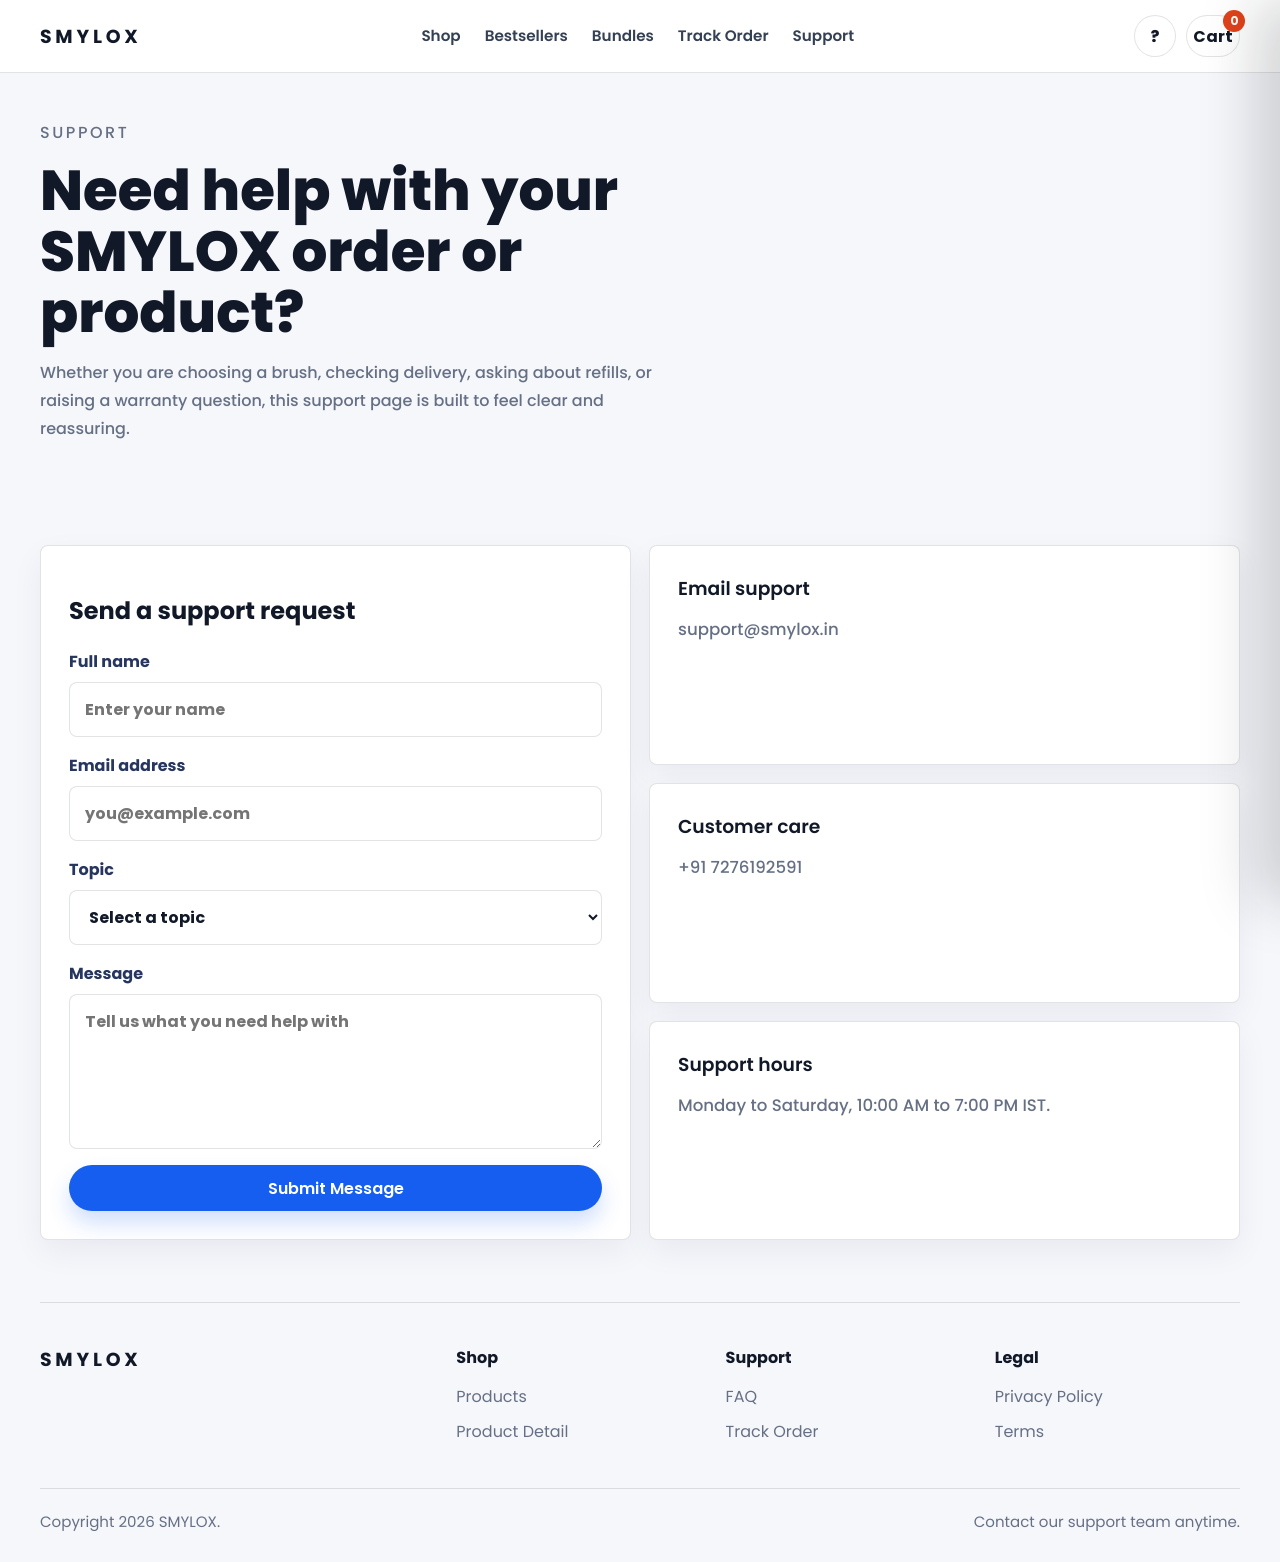
<file: contact.html>
<!DOCTYPE html>
<html lang="en">
<head>
  <meta charset="UTF-8" />
  <meta name="viewport" content="width=device-width, initial-scale=1.0" />
  <title>Contact Us | SMYLOX</title>
  <link rel="stylesheet" href="assets/css/style.css" />
</head>
<body>
  <header class="site-header">
    <div class="page-wrapper site-nav">
      <a class="logo" href="index.html">SMYLOX</a>
      <nav class="nav-links">
        <a href="shop.html">Shop</a>
        <a href="index.html#bestsellers">Bestsellers</a>
        <a href="index.html#bundles">Bundles</a>
        <a href="track-order.html">Track Order</a>
        <a href="contact.html">Support</a>
      </nav>
      <div class="nav-actions">
        <a class="nav-icon-link" href="faq.html" aria-label="Help">?</a>
        <button class="cart-button" type="button" data-open-cart aria-label="Open cart">Cart <span data-cart-count>0</span></button>
        <button class="menu-toggle" type="button" aria-label="Toggle navigation" aria-expanded="false">Menu</button>
      </div>
    </div>
  </header>

  <main class="page-wrapper">
    <section class="page-hero">
      <p class="eyebrow">Support</p>
      <h1>Need help with your SMYLOX order or product?</h1>
      <p>Whether you are choosing a brush, checking delivery, asking about refills, or raising a warranty question, this support page is built to feel clear and reassuring.</p>
    </section>

    <section>
      <div class="comparison-grid">
        <div class="form-card">
          <h2>Send a support request</h2>
          <form class="form-grid" data-contact-form>
            <label class="field">Full name<input type="text" placeholder="Enter your name" required /></label>
            <label class="field">Email address<input type="email" placeholder="you@example.com" required /></label>
            <label class="field">Topic<select required><option value="">Select a topic</option><option>Order support</option><option>Product question</option><option>Warranty claim</option><option>Returns and refunds</option></select></label>
            <label class="field">Message<textarea rows="5" placeholder="Tell us what you need help with" required></textarea></label>
            <button class="cta-button" type="submit">Submit Message</button>
          </form>
        </div>
        <div class="benefit-grid" style="grid-template-columns:1fr;">
          <article class="benefit-card"><h3>Email support</h3><p>support@smylox.in</p></article>
          <article class="benefit-card"><h3>Customer care</h3><p>+91 7276192591</p></article>
          <article class="benefit-card"><h3>Support hours</h3><p>Monday to Saturday, 10:00 AM to 7:00 PM IST.</p></article>
        </div>
      </div>
    </section>
  </main>

  <footer class="page-wrapper site-footer">
    <div class="footer-grid">
      <div><a class="logo" href="index.html">SMYLOX</a></div>
      <div><h4>Shop</h4><a class="footer-link" href="shop.html">Products</a><a class="footer-link" href="product-page.html">Product Detail</a></div>
      <div><h4>Support</h4><a class="footer-link" href="faq.html">FAQ</a><a class="footer-link" href="track-order.html">Track Order</a></div>
      <div><h4>Legal</h4><a class="footer-link" href="privacy-policy.html">Privacy Policy</a><a class="footer-link" href="terms-conditions.html">Terms</a></div>
    </div>
    <div class="footer-bottom"><span>Copyright 2026 SMYLOX.</span><span>Contact our support team anytime.</span></div>
  </footer>

  <script src="assets/js/main.js"></script>
</body>
</html>
</file>
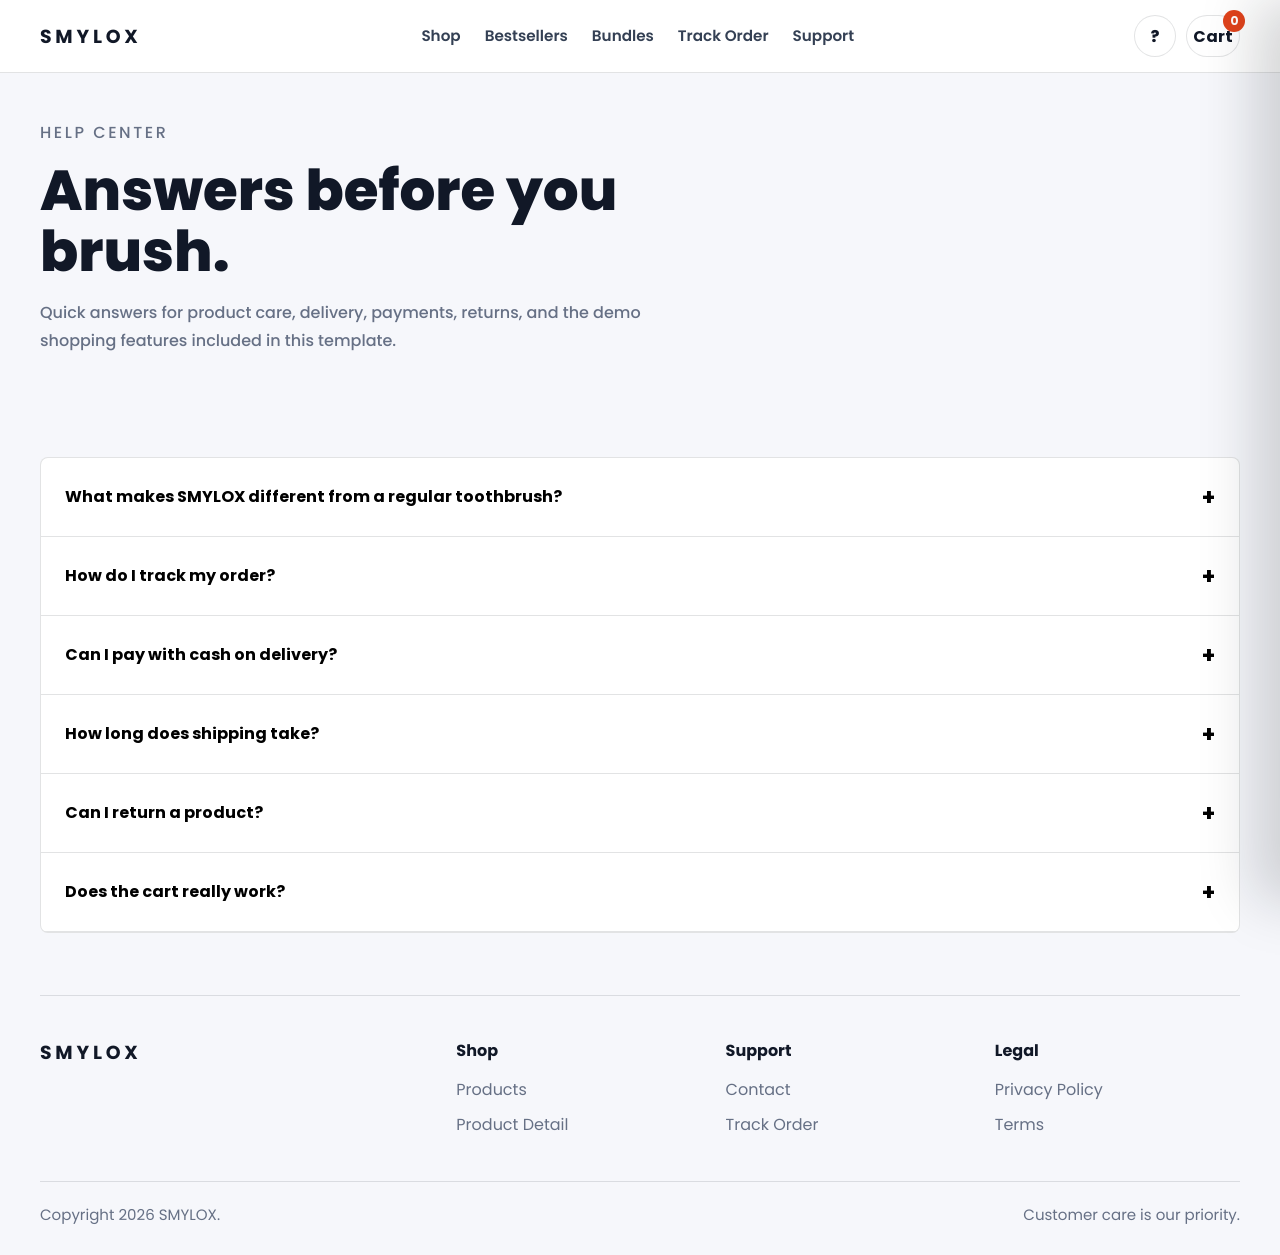
<file: faq.html>
<!DOCTYPE html>
<html lang="en">
<head>
  <meta charset="UTF-8" />
  <meta name="viewport" content="width=device-width, initial-scale=1.0" />
  <title>FAQ | SMYLOX</title>
  <link rel="stylesheet" href="assets/css/style.css" />
</head>
<body>
  <header class="site-header">
    <div class="page-wrapper site-nav">
      <a class="logo" href="index.html">SMYLOX</a>
      <nav class="nav-links">
        <a href="shop.html">Shop</a>
        <a href="index.html#bestsellers">Bestsellers</a>
        <a href="index.html#bundles">Bundles</a>
        <a href="track-order.html">Track Order</a>
        <a href="contact.html">Support</a>
      </nav>
      <div class="nav-actions">
        <a class="nav-icon-link" href="faq.html" aria-label="Help">?</a>
        <button class="cart-button" type="button" data-open-cart aria-label="Open cart">Cart <span data-cart-count>0</span></button>
        <button class="menu-toggle" type="button" aria-label="Toggle navigation" aria-expanded="false">Menu</button>
      </div>
    </div>
  </header>

  <main class="page-wrapper">
    <section class="page-hero">
      <p class="eyebrow">Help center</p>
      <h1>Answers before you brush.</h1>
      <p>Quick answers for product care, delivery, payments, returns, and the demo shopping features included in this template.</p>
    </section>

    <section>
      <div class="accordion">
        <button class="accordion-button" aria-expanded="false">What makes SMYLOX different from a regular toothbrush?</button>
        <div class="accordion-panel"><p>SMYLOX highlights sonic movement, timing support, waterproof practicality, and a premium reusable brushing experience.</p></div>
        <button class="accordion-button" aria-expanded="false">How do I track my order?</button>
        <div class="accordion-panel"><p>Use the Track Order page and enter your order number. Demo checkout orders are remembered locally in your browser.</p></div>
        <button class="accordion-button" aria-expanded="false">Can I pay with cash on delivery?</button>
        <div class="accordion-panel"><p>Yes, COD can be listed as an available option for eligible orders in supported regions.</p></div>
        <button class="accordion-button" aria-expanded="false">How long does shipping take?</button>
        <div class="accordion-panel"><p>Standard delivery is 2-5 business days across most locations in India.</p></div>
        <button class="accordion-button" aria-expanded="false">Can I return a product?</button>
        <div class="accordion-panel"><p>Refund requests can be placed within 14 days of delivery, subject to product condition and policy review.</p></div>
        <button class="accordion-button" aria-expanded="false">Does the cart really work?</button>
        <div class="accordion-panel"><p>Yes. The template saves cart items in the browser, updates quantities, calculates subtotal, and creates a demo order ID at checkout.</p></div>
      </div>
    </section>
  </main>

  <footer class="page-wrapper site-footer">
    <div class="footer-grid">
      <div><a class="logo" href="index.html">SMYLOX</a></div>
      <div><h4>Shop</h4><a class="footer-link" href="shop.html">Products</a><a class="footer-link" href="product-page.html">Product Detail</a></div>
      <div><h4>Support</h4><a class="footer-link" href="contact.html">Contact</a><a class="footer-link" href="track-order.html">Track Order</a></div>
      <div><h4>Legal</h4><a class="footer-link" href="privacy-policy.html">Privacy Policy</a><a class="footer-link" href="terms-conditions.html">Terms</a></div>
    </div>
    <div class="footer-bottom"><span>Copyright 2026 SMYLOX.</span><span>Customer care is our priority.</span></div>
  </footer>

  <script src="assets/js/main.js"></script>
</body>
</html>
</file>
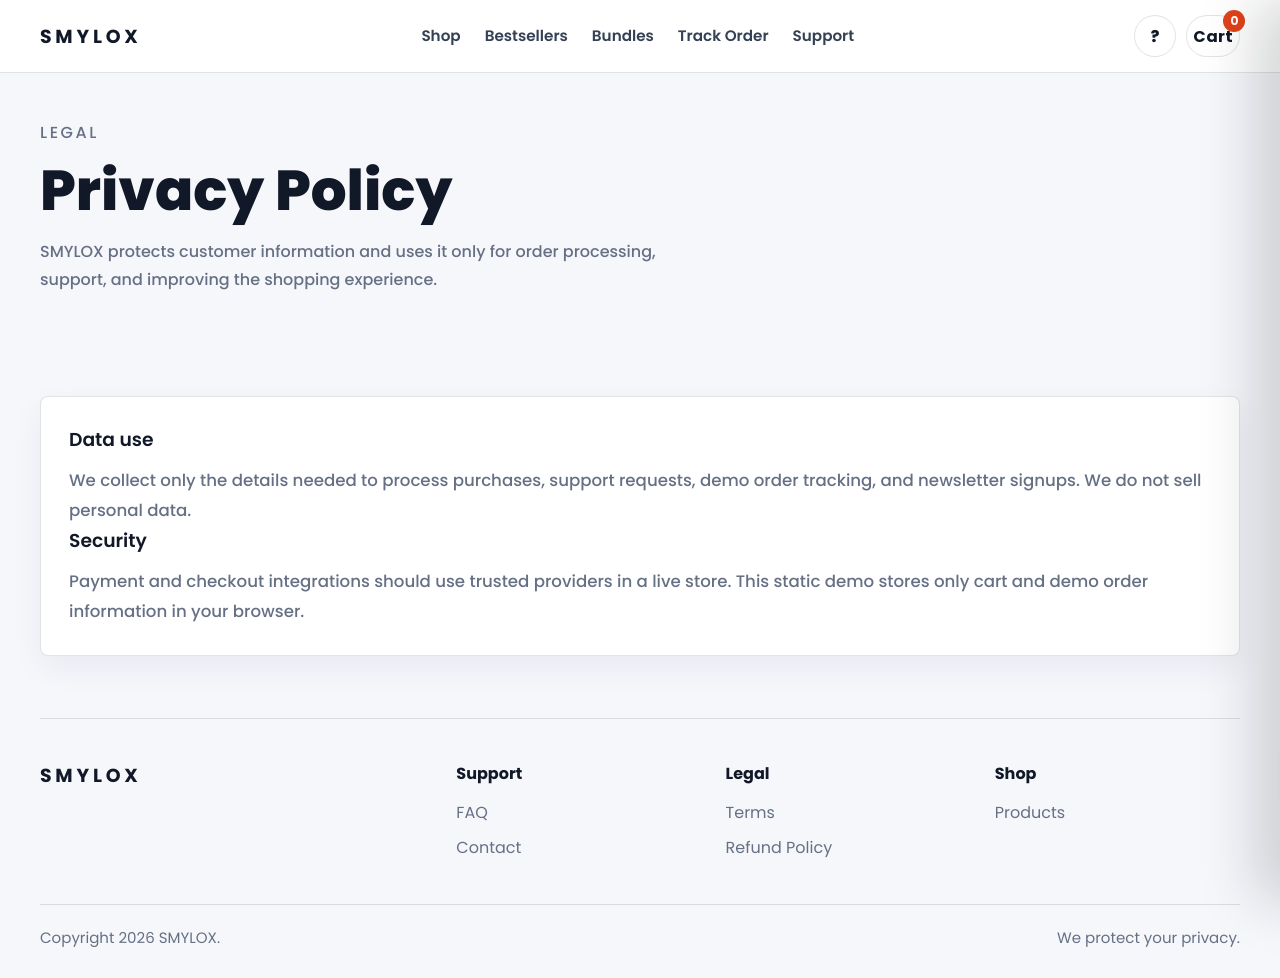
<file: privacy-policy.html>
<!DOCTYPE html>
<html lang="en">
<head>
  <meta charset="UTF-8" />
  <meta name="viewport" content="width=device-width, initial-scale=1.0" />
  <title>Privacy Policy | SMYLOX</title>
  <link rel="stylesheet" href="assets/css/style.css" />
</head>
<body>
  <header class="site-header">
    <div class="page-wrapper site-nav">
      <a class="logo" href="index.html">SMYLOX</a>
      <nav class="nav-links"><a href="shop.html">Shop</a><a href="index.html#bestsellers">Bestsellers</a><a href="index.html#bundles">Bundles</a><a href="track-order.html">Track Order</a><a href="contact.html">Support</a></nav>
      <div class="nav-actions"><a class="nav-icon-link" href="faq.html" aria-label="Help">?</a><button class="cart-button" type="button" data-open-cart aria-label="Open cart">Cart <span data-cart-count>0</span></button><button class="menu-toggle" type="button" aria-label="Toggle navigation" aria-expanded="false">Menu</button></div>
    </div>
  </header>
  <main class="page-wrapper">
    <section class="page-hero"><p class="eyebrow">Legal</p><h1>Privacy Policy</h1><p>SMYLOX protects customer information and uses it only for order processing, support, and improving the shopping experience.</p></section>
    <section><article class="policy-card"><h3>Data use</h3><p>We collect only the details needed to process purchases, support requests, demo order tracking, and newsletter signups. We do not sell personal data.</p><h3>Security</h3><p>Payment and checkout integrations should use trusted providers in a live store. This static demo stores only cart and demo order information in your browser.</p></article></section>
  </main>
  <footer class="page-wrapper site-footer"><div class="footer-grid"><div><a class="logo" href="index.html">SMYLOX</a></div><div><h4>Support</h4><a class="footer-link" href="faq.html">FAQ</a><a class="footer-link" href="contact.html">Contact</a></div><div><h4>Legal</h4><a class="footer-link" href="terms-conditions.html">Terms</a><a class="footer-link" href="refund-policy.html">Refund Policy</a></div><div><h4>Shop</h4><a class="footer-link" href="shop.html">Products</a></div></div><div class="footer-bottom"><span>Copyright 2026 SMYLOX.</span><span>We protect your privacy.</span></div></footer>
  <script src="assets/js/main.js"></script>
</body>
</html>
</file>
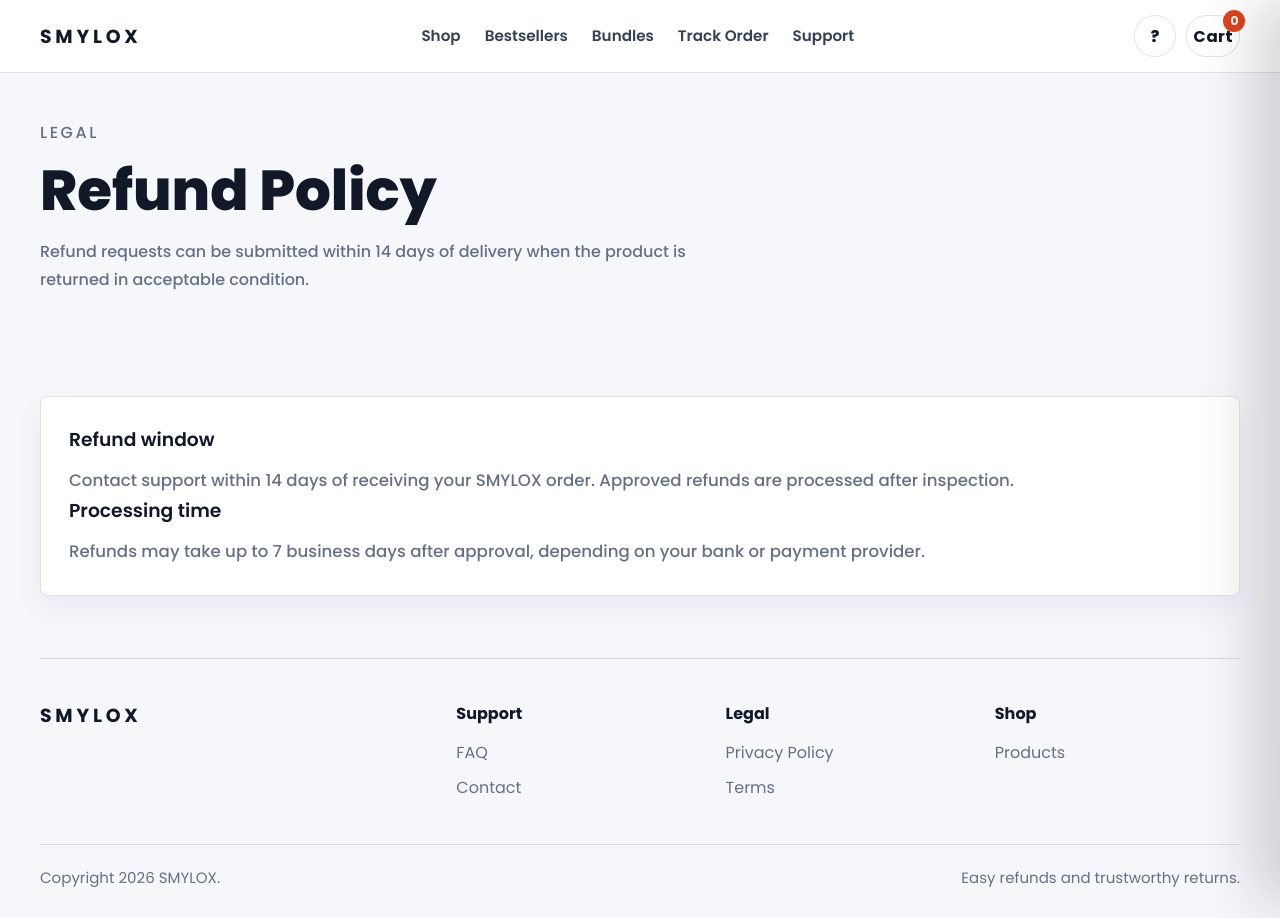
<file: refund-policy.html>
<!DOCTYPE html>
<html lang="en">
<head>
  <meta charset="UTF-8" />
  <meta name="viewport" content="width=device-width, initial-scale=1.0" />
  <title>Refund Policy | SMYLOX</title>
  <link rel="stylesheet" href="assets/css/style.css" />
</head>
<body>
  <header class="site-header">
    <div class="page-wrapper site-nav">
      <a class="logo" href="index.html">SMYLOX</a>
      <nav class="nav-links"><a href="shop.html">Shop</a><a href="index.html#bestsellers">Bestsellers</a><a href="index.html#bundles">Bundles</a><a href="track-order.html">Track Order</a><a href="contact.html">Support</a></nav>
      <div class="nav-actions"><a class="nav-icon-link" href="faq.html" aria-label="Help">?</a><button class="cart-button" type="button" data-open-cart aria-label="Open cart">Cart <span data-cart-count>0</span></button><button class="menu-toggle" type="button" aria-label="Toggle navigation" aria-expanded="false">Menu</button></div>
    </div>
  </header>
  <main class="page-wrapper">
    <section class="page-hero"><p class="eyebrow">Legal</p><h1>Refund Policy</h1><p>Refund requests can be submitted within 14 days of delivery when the product is returned in acceptable condition.</p></section>
    <section><article class="policy-card"><h3>Refund window</h3><p>Contact support within 14 days of receiving your SMYLOX order. Approved refunds are processed after inspection.</p><h3>Processing time</h3><p>Refunds may take up to 7 business days after approval, depending on your bank or payment provider.</p></article></section>
  </main>
  <footer class="page-wrapper site-footer"><div class="footer-grid"><div><a class="logo" href="index.html">SMYLOX</a></div><div><h4>Support</h4><a class="footer-link" href="faq.html">FAQ</a><a class="footer-link" href="contact.html">Contact</a></div><div><h4>Legal</h4><a class="footer-link" href="privacy-policy.html">Privacy Policy</a><a class="footer-link" href="terms-conditions.html">Terms</a></div><div><h4>Shop</h4><a class="footer-link" href="shop.html">Products</a></div></div><div class="footer-bottom"><span>Copyright 2026 SMYLOX.</span><span>Easy refunds and trustworthy returns.</span></div></footer>
  <script src="assets/js/main.js"></script>
</body>
</html>
</file>
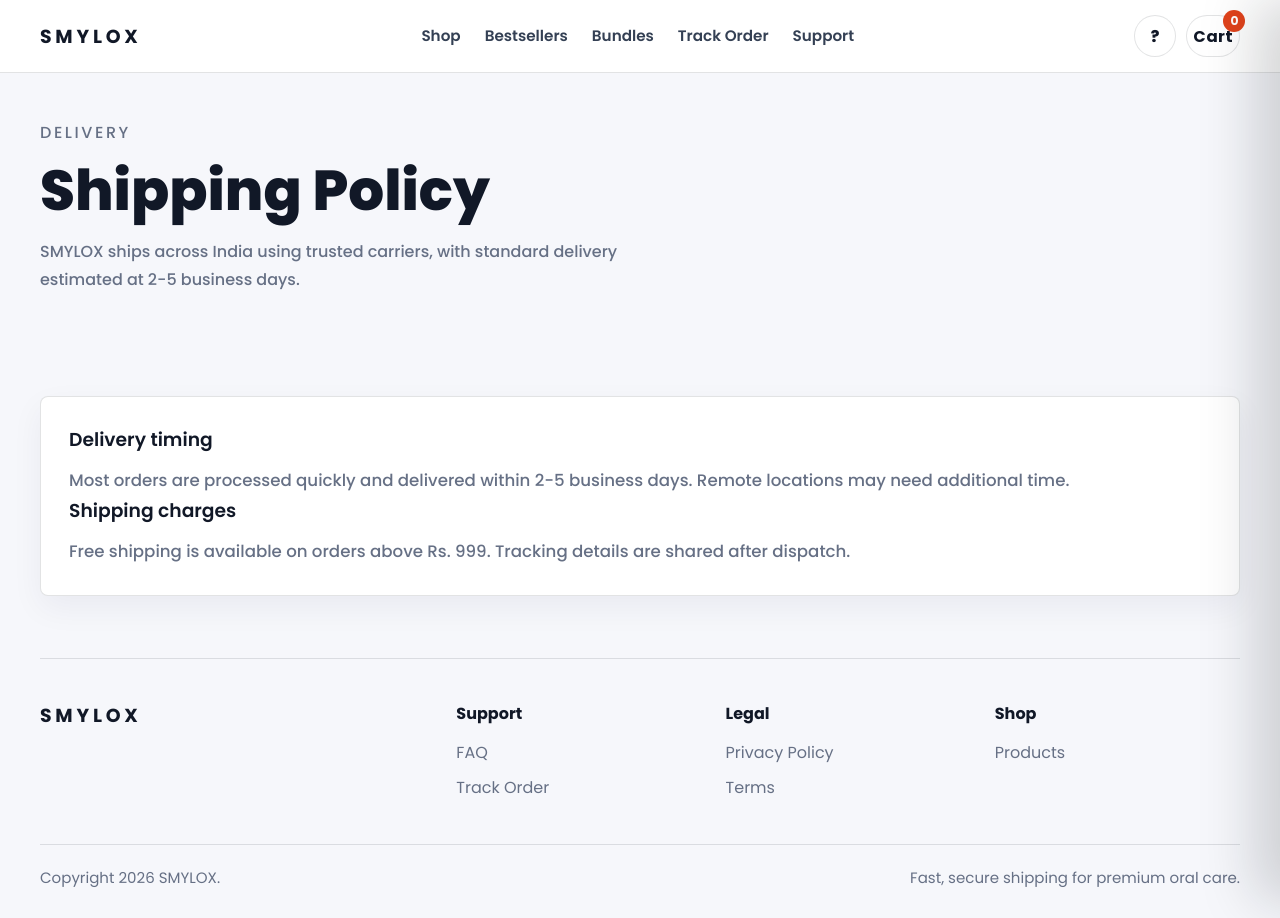
<file: shipping-policy.html>
<!DOCTYPE html>
<html lang="en">
<head>
  <meta charset="UTF-8" />
  <meta name="viewport" content="width=device-width, initial-scale=1.0" />
  <title>Shipping Policy | SMYLOX</title>
  <link rel="stylesheet" href="assets/css/style.css" />
</head>
<body>
  <header class="site-header">
    <div class="page-wrapper site-nav">
      <a class="logo" href="index.html">SMYLOX</a>
      <nav class="nav-links"><a href="shop.html">Shop</a><a href="index.html#bestsellers">Bestsellers</a><a href="index.html#bundles">Bundles</a><a href="track-order.html">Track Order</a><a href="contact.html">Support</a></nav>
      <div class="nav-actions"><a class="nav-icon-link" href="faq.html" aria-label="Help">?</a><button class="cart-button" type="button" data-open-cart aria-label="Open cart">Cart <span data-cart-count>0</span></button><button class="menu-toggle" type="button" aria-label="Toggle navigation" aria-expanded="false">Menu</button></div>
    </div>
  </header>
  <main class="page-wrapper">
    <section class="page-hero"><p class="eyebrow">Delivery</p><h1>Shipping Policy</h1><p>SMYLOX ships across India using trusted carriers, with standard delivery estimated at 2-5 business days.</p></section>
    <section><article class="policy-card"><h3>Delivery timing</h3><p>Most orders are processed quickly and delivered within 2-5 business days. Remote locations may need additional time.</p><h3>Shipping charges</h3><p>Free shipping is available on orders above Rs. 999. Tracking details are shared after dispatch.</p></article></section>
  </main>
  <footer class="page-wrapper site-footer"><div class="footer-grid"><div><a class="logo" href="index.html">SMYLOX</a></div><div><h4>Support</h4><a class="footer-link" href="faq.html">FAQ</a><a class="footer-link" href="track-order.html">Track Order</a></div><div><h4>Legal</h4><a class="footer-link" href="privacy-policy.html">Privacy Policy</a><a class="footer-link" href="terms-conditions.html">Terms</a></div><div><h4>Shop</h4><a class="footer-link" href="shop.html">Products</a></div></div><div class="footer-bottom"><span>Copyright 2026 SMYLOX.</span><span>Fast, secure shipping for premium oral care.</span></div></footer>
  <script src="assets/js/main.js"></script>
</body>
</html>
</file>
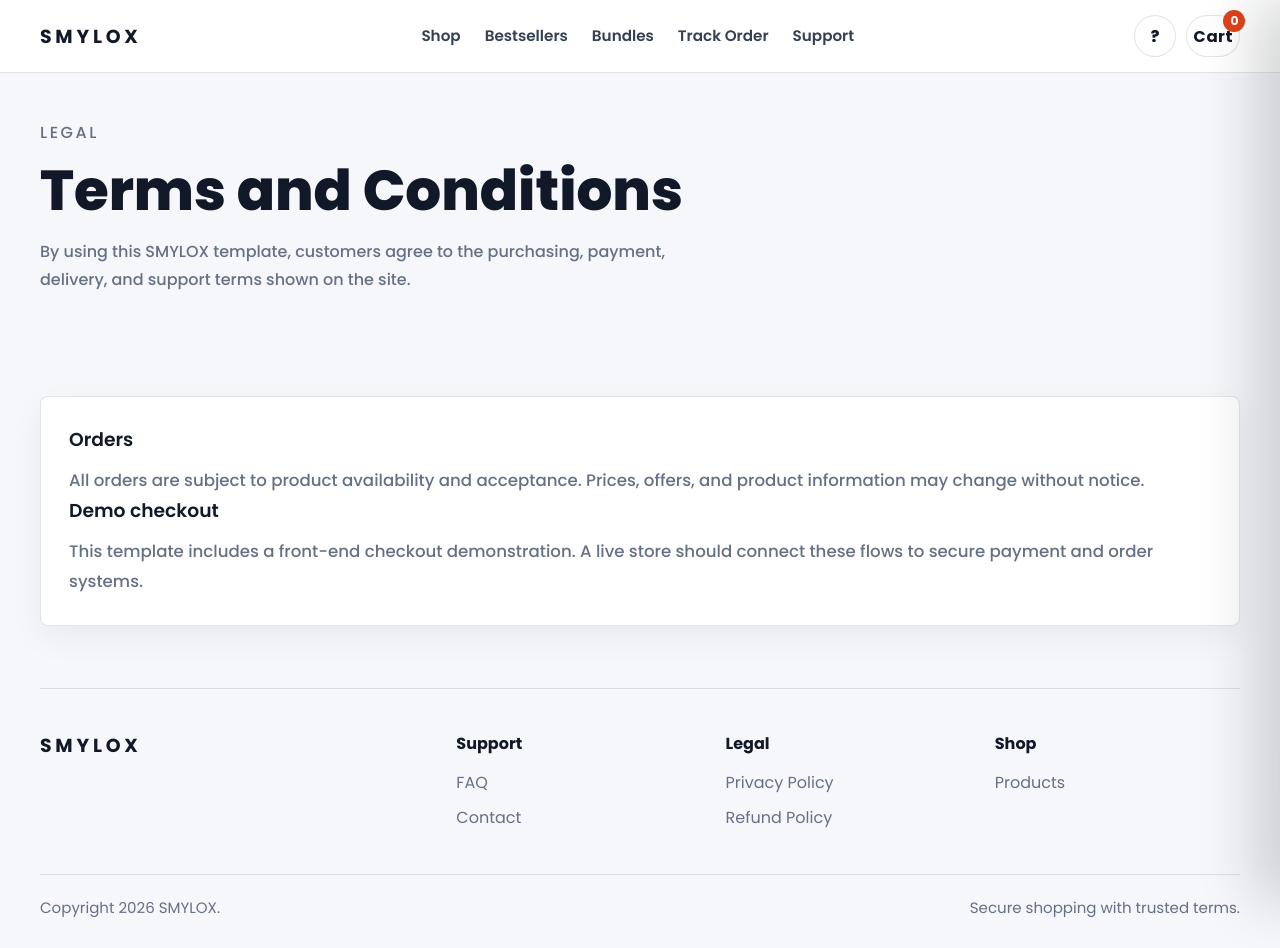
<file: terms-conditions.html>
<!DOCTYPE html>
<html lang="en">
<head>
  <meta charset="UTF-8" />
  <meta name="viewport" content="width=device-width, initial-scale=1.0" />
  <title>Terms and Conditions | SMYLOX</title>
  <link rel="stylesheet" href="assets/css/style.css" />
</head>
<body>
  <header class="site-header">
    <div class="page-wrapper site-nav">
      <a class="logo" href="index.html">SMYLOX</a>
      <nav class="nav-links"><a href="shop.html">Shop</a><a href="index.html#bestsellers">Bestsellers</a><a href="index.html#bundles">Bundles</a><a href="track-order.html">Track Order</a><a href="contact.html">Support</a></nav>
      <div class="nav-actions"><a class="nav-icon-link" href="faq.html" aria-label="Help">?</a><button class="cart-button" type="button" data-open-cart aria-label="Open cart">Cart <span data-cart-count>0</span></button><button class="menu-toggle" type="button" aria-label="Toggle navigation" aria-expanded="false">Menu</button></div>
    </div>
  </header>
  <main class="page-wrapper">
    <section class="page-hero"><p class="eyebrow">Legal</p><h1>Terms and Conditions</h1><p>By using this SMYLOX template, customers agree to the purchasing, payment, delivery, and support terms shown on the site.</p></section>
    <section><article class="policy-card"><h3>Orders</h3><p>All orders are subject to product availability and acceptance. Prices, offers, and product information may change without notice.</p><h3>Demo checkout</h3><p>This template includes a front-end checkout demonstration. A live store should connect these flows to secure payment and order systems.</p></article></section>
  </main>
  <footer class="page-wrapper site-footer"><div class="footer-grid"><div><a class="logo" href="index.html">SMYLOX</a></div><div><h4>Support</h4><a class="footer-link" href="faq.html">FAQ</a><a class="footer-link" href="contact.html">Contact</a></div><div><h4>Legal</h4><a class="footer-link" href="privacy-policy.html">Privacy Policy</a><a class="footer-link" href="refund-policy.html">Refund Policy</a></div><div><h4>Shop</h4><a class="footer-link" href="shop.html">Products</a></div></div><div class="footer-bottom"><span>Copyright 2026 SMYLOX.</span><span>Secure shopping with trusted terms.</span></div></footer>
  <script src="assets/js/main.js"></script>
</body>
</html>
</file>
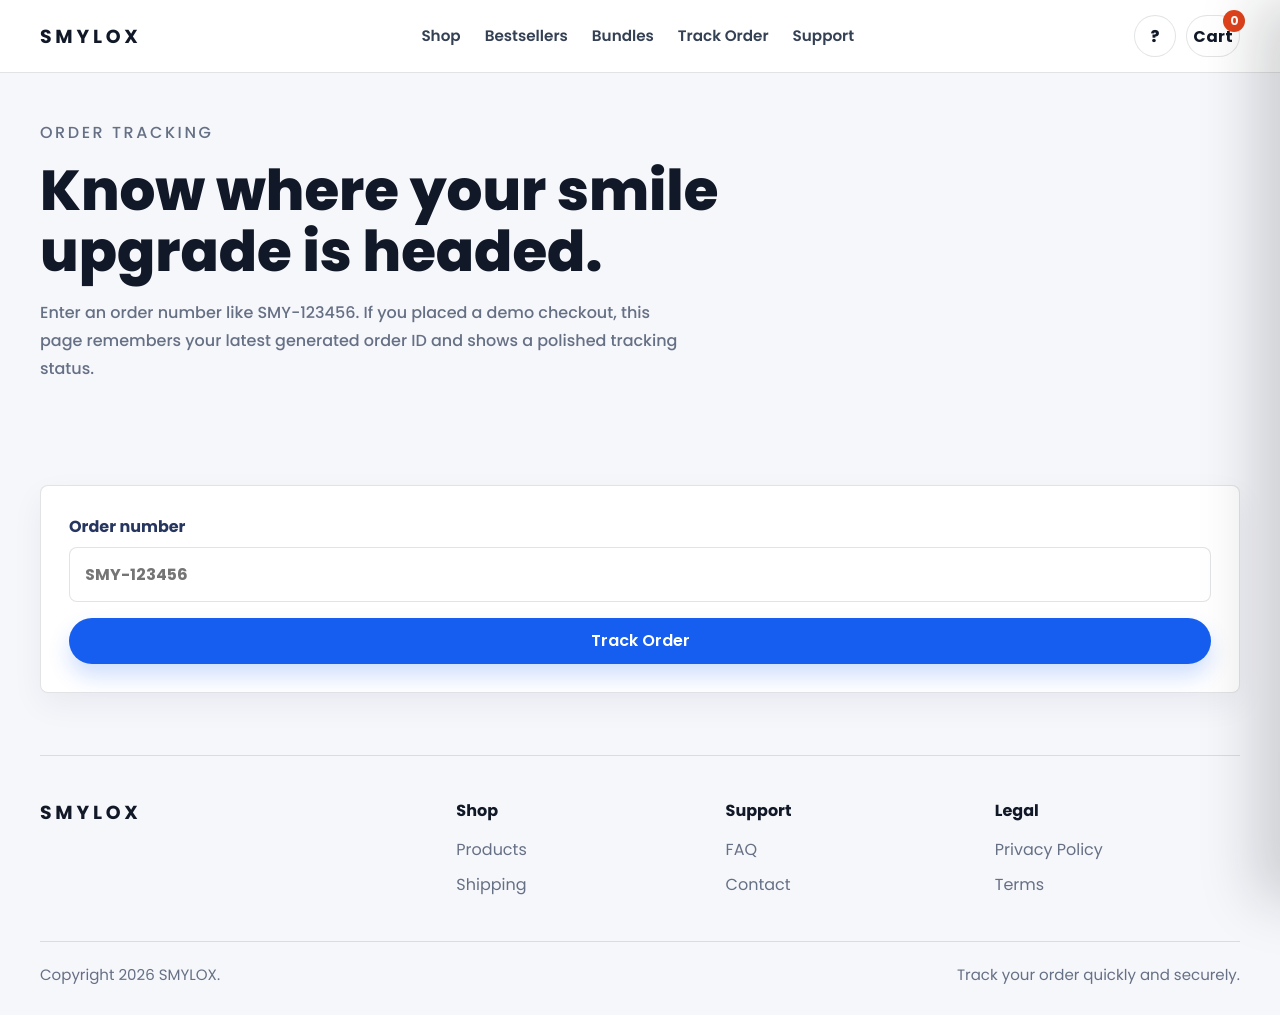
<file: track-order.html>
<!DOCTYPE html>
<html lang="en">
<head>
  <meta charset="UTF-8" />
  <meta name="viewport" content="width=device-width, initial-scale=1.0" />
  <title>Track Order | SMYLOX</title>
  <link rel="stylesheet" href="assets/css/style.css" />
</head>
<body>
  <header class="site-header">
    <div class="page-wrapper site-nav">
      <a class="logo" href="index.html">SMYLOX</a>
      <nav class="nav-links">
        <a href="shop.html">Shop</a>
        <a href="index.html#bestsellers">Bestsellers</a>
        <a href="index.html#bundles">Bundles</a>
        <a href="track-order.html">Track Order</a>
        <a href="contact.html">Support</a>
      </nav>
      <div class="nav-actions">
        <a class="nav-icon-link" href="faq.html" aria-label="Help">?</a>
        <button class="cart-button" type="button" data-open-cart aria-label="Open cart">Cart <span data-cart-count>0</span></button>
        <button class="menu-toggle" type="button" aria-label="Toggle navigation" aria-expanded="false">Menu</button>
      </div>
    </div>
  </header>

  <main class="page-wrapper">
    <section class="page-hero">
      <p class="eyebrow">Order tracking</p>
      <h1>Know where your smile upgrade is headed.</h1>
      <p>Enter an order number like SMY-123456. If you placed a demo checkout, this page remembers your latest generated order ID and shows a polished tracking status.</p>
    </section>

    <section>
      <article class="form-card">
        <form class="form-grid" data-track-form>
          <label class="field">Order number<input type="text" placeholder="SMY-123456" /></label>
          <button class="cta-button" type="submit">Track Order</button>
        </form>
        <div class="status-result benefit-card" data-track-result hidden></div>
      </article>
    </section>
  </main>

  <footer class="page-wrapper site-footer">
    <div class="footer-grid">
      <div><a class="logo" href="index.html">SMYLOX</a></div>
      <div><h4>Shop</h4><a class="footer-link" href="shop.html">Products</a><a class="footer-link" href="shipping-policy.html">Shipping</a></div>
      <div><h4>Support</h4><a class="footer-link" href="faq.html">FAQ</a><a class="footer-link" href="contact.html">Contact</a></div>
      <div><h4>Legal</h4><a class="footer-link" href="privacy-policy.html">Privacy Policy</a><a class="footer-link" href="terms-conditions.html">Terms</a></div>
    </div>
    <div class="footer-bottom"><span>Copyright 2026 SMYLOX.</span><span>Track your order quickly and securely.</span></div>
  </footer>

  <script src="assets/js/main.js"></script>
</body>
</html>
</file>
<file: assets/css/style.css>
@import url('https://fonts.googleapis.com/css2?family=Poppins:wght@400;500;600;700;800;900&display=swap');

:root {
  --bg: #f6f7fb;
  --surface: #ffffff;
  --ink: #111827;
  --ink-2: #22314c;
  --muted: #667085;
  --line: rgba(17, 24, 39, 0.12);
  --primary: #155eef;
  --primary-dark: #00359e;
  --accent: #e0431b;
  --accent-soft: #fff1eb;
  --blue-soft: #edf4ff;
  --cream: #fff7ed;
  --soft: #f7f9ff;
  --green: #0f8f61;
  --shadow: 0 18px 46px rgba(17, 24, 39, 0.1);
  --shadow-strong: 0 26px 70px rgba(17, 24, 39, 0.16);
}

* {
  box-sizing: border-box;
}

html {
  scroll-behavior: smooth;
}

body {
  margin: 0;
  background: var(--bg);
  color: var(--ink);
  font-family: 'Poppins', Arial, sans-serif;
  font-size: 16px;
  text-rendering: geometricPrecision;
}

h1, h2, h3, h4, h5, h6 {
  font-weight: 700;
  letter-spacing: 0;
}

p, li, label, button, input, select, textarea {
  font-size: 1rem;
}

::selection {
  background: var(--primary);
  color: #ffffff;
}

img {
  display: block;
  max-width: 100%;
}

a {
  color: inherit;
  text-decoration: none;
}

button,
input,
select,
textarea {
  font: inherit;
}

button {
  cursor: pointer;
}

.page-wrapper {
  width: min(1200px, calc(100% - 32px));
  margin: 0 auto;
}

.site-header {
  position: sticky;
  top: 0;
  z-index: 30;
  border-bottom: 1px solid var(--line);
  background: rgba(255, 255, 255, 0.94);
  backdrop-filter: blur(16px);
}

.promo-strip + .site-header {
  top: 38px;
}

.site-nav {
  display: flex;
  align-items: center;
  justify-content: space-between;
  min-height: 72px;
  gap: 24px;
}

.logo {
  font-size: 1.18rem;
  font-weight: 700;
  letter-spacing: 0.2em;
  color: var(--ink);
}

.nav-links {
  display: flex;
  align-items: center;
  gap: 24px;
  color: #344054;
  font-size: 0.95rem;
  font-weight: 600;
}

.nav-links a:hover,
.footer-link:hover {
  color: var(--primary);
}

.nav-actions {
  display: flex;
  align-items: center;
  gap: 10px;
}

.menu-toggle,
.cart-button,
.icon-button {
  display: inline-grid;
  min-width: 42px;
  height: 42px;
  place-items: center;
  border: 1px solid var(--line);
  border-radius: 999px;
  background: var(--surface);
  color: var(--ink);
  font-weight: 700;
}

.menu-toggle {
  display: none;
}

.cart-button {
  position: relative;
}

.nav-icon-link {
  display: inline-grid;
  width: 42px;
  height: 42px;
  place-items: center;
  border: 1px solid var(--line);
  border-radius: 999px;
  background: var(--surface);
  color: var(--ink);
  font-weight: 800;
}

.cart-button span {
  position: absolute;
  top: -6px;
  right: -6px;
  display: grid;
  min-width: 22px;
  height: 22px;
  place-items: center;
  border-radius: 999px;
  background: var(--accent);
  color: white;
  font-size: 0.75rem;
  font-weight: 700;
}

.cta-button,
.secondary-button {
  display: inline-flex;
  align-items: center;
  justify-content: center;
  min-height: 46px;
  border-radius: 999px;
  border: 1px solid transparent;
  padding: 0 24px;
  font-weight: 600;
  letter-spacing: 0;
  transition: transform 0.2s ease, background 0.2s ease, border-color 0.2s ease, box-shadow 0.2s ease;
}

.cta-button {
  background: var(--primary);
  color: white;
  box-shadow: 0 12px 22px rgba(21, 94, 239, 0.2);
}

.secondary-button {
  border-color: rgba(71, 112, 219, 0.22);
  background: white;
  color: var(--ink);
}

.cta-button:hover,
.secondary-button:hover {
  transform: translateY(-1px);
  box-shadow: var(--shadow);
}

.cta-button:hover {
  background: var(--primary-dark);
}

.hero {
  display: grid;
  grid-template-columns: 1.04fr 0.96fr;
  gap: 46px;
  align-items: center;
  padding: 70px 0 38px;
}

.promo-strip {
  position: sticky;
  top: 0;
  z-index: 35;
  background: var(--ink);
  color: white;
}

.promo-inner {
  display: flex;
  min-height: 38px;
  align-items: center;
  justify-content: center;
  gap: 20px;
  text-align: center;
  font-size: 0.86rem;
  font-weight: 700;
}

.promo-inner a {
  color: #b7d2ff;
  text-decoration: underline;
  text-underline-offset: 3px;
}

.store-hero {
  background:
    linear-gradient(120deg, rgba(255, 247, 237, 0.94) 0%, rgba(237, 244, 255, 0.94) 100%),
    #ffffff;
  border-bottom: 1px solid var(--line);
}

.store-hero-grid {
  display: grid;
  grid-template-columns: 0.95fr 1.05fr;
  gap: 48px;
  align-items: center;
  min-height: calc(100vh - 110px);
  padding: 44px 0;
}

.store-hero-copy h1 {
  margin: 0;
  max-width: 760px;
  font-size: clamp(2.7rem, 5.2vw, 5.5rem);
  line-height: 1;
  font-weight: 800;
}

.store-hero-copy > p:not(.eyebrow) {
  max-width: 610px;
  color: var(--muted);
  font-size: 1.1rem;
  line-height: 1.8;
  font-weight: 500;
}

.store-perks {
  display: flex;
  flex-wrap: wrap;
  gap: 10px;
  margin-top: 24px;
}

.store-perks span {
  border: 1px solid rgba(15, 143, 97, 0.24);
  border-radius: 999px;
  background: rgba(15, 143, 97, 0.08);
  color: #086044;
  padding: 9px 12px;
  font-size: 0.86rem;
  font-weight: 700;
}

.store-hero-media {
  position: relative;
  display: grid;
  min-height: 560px;
  place-items: center;
  overflow: hidden;
  border-radius: 8px;
  background: white;
  box-shadow: var(--shadow-strong);
}

.store-hero-media img {
  width: 100%;
  height: 100%;
  max-height: 650px;
  object-fit: contain;
  padding: 34px;
}

.sale-tag {
  position: absolute;
  top: 22px;
  left: 22px;
  z-index: 2;
  border-radius: 999px;
  background: var(--accent);
  color: white;
  padding: 10px 14px;
  font-size: 0.85rem;
  font-weight: 800;
}

.hero-product-card {
  position: absolute;
  right: 18px;
  bottom: 18px;
  display: grid;
  gap: 9px;
  width: min(280px, calc(100% - 36px));
  border: 1px solid var(--line);
  border-radius: 8px;
  background: rgba(255, 255, 255, 0.94);
  padding: 16px;
  box-shadow: var(--shadow);
}

.hero-product-card span {
  color: var(--accent);
  font-weight: 800;
}

.hero-product-card s {
  margin-left: 6px;
  color: var(--muted);
  font-weight: 600;
}

.hero h1,
.page-hero h1 {
  margin: 0;
  max-width: 760px;
  font-size: clamp(3rem, 5.45vw, 5.2rem);
  line-height: 1.05;
  font-weight: 700;
  letter-spacing: 0;
}

.eyebrow {
  margin: 0 0 14px;
  color: var(--accent);
  font-size: 0.78rem;
  font-weight: 700;
  letter-spacing: 0.16em;
  text-transform: uppercase;
}

.hero-kicker {
  display: inline-flex;
  gap: 8px;
  align-items: center;
  margin-bottom: 18px;
  border: 1px solid rgba(71, 112, 219, 0.22);
  border-radius: 999px;
  background: rgba(255, 255, 255, 0.92);
  padding: 8px 12px;
  color: var(--ink);
  font-size: 0.88rem;
  font-weight: 700;
}

.hero p,
.page-hero p {
  max-width: 620px;
  color: var(--muted);
  font-size: 1.12rem;
  line-height: 1.9;
  font-weight: 500;
}

.hero-actions,
.button-row {
  display: flex;
  flex-wrap: wrap;
  gap: 14px;
  align-items: center;
}

.hero-media,
.product-media {
  position: relative;
  overflow: hidden;
  border-radius: 8px;
  background: var(--soft);
  box-shadow: var(--shadow-strong);
}

.hero-media img,
.product-media img {
  width: 100%;
  height: min(64vh, 620px);
  object-fit: contain;
  padding: 28px;
  background: linear-gradient(145deg, #ffffff 0%, #eef3ff 54%, #dce6ff 100%);
}

.hero-media::after {
  content: "India-ready sonic care";
  position: absolute;
  right: 18px;
  bottom: 18px;
  border-radius: 999px;
  background: var(--ink);
  color: white;
  padding: 10px 14px;
  font-size: 0.82rem;
  font-weight: 700;
}

.trust-bar {
  display: grid;
  grid-template-columns: repeat(4, 1fr);
  gap: 14px;
  margin-top: 34px;
}

.trust-item,
.benefit-card,
.product-card,
.review-card,
.policy-card,
.form-card {
  border: 1px solid var(--line);
  border-radius: 8px;
  background: var(--surface);
  box-shadow: 0 12px 32px rgba(14, 27, 77, 0.055);
}

.trust-item {
  padding: 18px;
  transition: transform 0.2s ease, box-shadow 0.2s ease;
}

.trust-item:hover,
.benefit-card:hover,
.product-card:hover,
.review-card:hover {
  transform: translateY(-3px);
  box-shadow: var(--shadow);
}

.trust-item strong,
.trust-item span {
  display: block;
}

.trust-item span {
  margin-top: 7px;
  color: var(--muted);
  font-size: 0.9rem;
  line-height: 1.55;
}

section {
  padding: 62px 0;
}

.category-section {
  padding-top: 44px;
}

.page-hero {
  padding: 46px 0 24px;
}

.page-hero h1 {
  max-width: 720px;
  font-size: clamp(2.25rem, 4.4vw, 4rem);
  line-height: 1.08;
  font-weight: 800;
}

.page-hero p {
  max-width: 650px;
  font-size: 1rem;
  line-height: 1.75;
}

.shop-hero {
  display: grid;
  grid-template-columns: minmax(0, 0.9fr) minmax(320px, 0.65fr);
  gap: 34px;
  align-items: center;
}

.page-hero-visual {
  position: relative;
  display: grid;
  min-height: 360px;
  place-items: center;
  overflow: hidden;
  border: 1px solid var(--line);
  border-radius: 8px;
  background:
    linear-gradient(145deg, #ffffff 0%, #edf4ff 100%);
  box-shadow: var(--shadow);
}

.page-hero-visual img {
  width: 100%;
  max-height: 360px;
  object-fit: contain;
  padding: 22px;
}

.page-hero-visual span {
  position: absolute;
  right: 16px;
  bottom: 16px;
  border-radius: 999px;
  background: var(--accent);
  color: white;
  padding: 9px 13px;
  font-size: 0.8rem;
  font-weight: 800;
}

.section-title {
  display: flex;
  align-items: end;
  justify-content: space-between;
  gap: 20px;
  margin-bottom: 24px;
}

.section-title h2 {
  margin: 0;
  font-size: clamp(2.2rem, 3vw, 3rem);
  line-height: 1.12;
  font-weight: 700;
}

.section-title p {
  max-width: 560px;
  margin: 0;
  color: var(--muted);
  line-height: 1.75;
  font-size: 1.1rem;
  font-weight: 500;
}

.benefit-grid,
.product-grid,
.review-grid,
.comparison-grid,
.feature-grid {
  display: grid;
  gap: 18px;
}

.benefit-grid,
.product-grid,
.review-grid {
  grid-template-columns: repeat(3, minmax(0, 1fr));
}

.feature-grid {
  grid-template-columns: repeat(4, minmax(0, 1fr));
}

.comparison-grid {
  grid-template-columns: 1fr 1fr;
}

.benefit-card,
.review-card,
.policy-card,
.form-card {
  padding: 28px;
}

.benefit-card h3,
.review-card h3,
.policy-card h3,
.product-card h3 {
  margin: 0 0 12px;
  color: var(--ink);
  font-weight: 600;
}

.benefit-card p,
.review-card p,
.policy-card p,
.product-card p,
.form-card p {
  margin: 0;
  color: var(--muted);
  line-height: 1.8;
  font-size: 1.04rem;
  font-weight: 500;
}

.product-card {
  overflow: hidden;
  transition: transform 0.2s ease, box-shadow 0.2s ease;
}

.product-card img {
  width: 100%;
  height: 285px;
  object-fit: contain;
  padding: 20px;
  background: linear-gradient(145deg, #ffffff 0%, var(--blue-soft) 100%);
}

.category-grid {
  display: grid;
  grid-template-columns: repeat(4, minmax(0, 1fr));
  gap: 18px;
}

.category-card {
  display: grid;
  overflow: hidden;
  border: 1px solid var(--line);
  border-radius: 8px;
  background: white;
  box-shadow: 0 10px 28px rgba(17, 24, 39, 0.055);
  transition: transform 0.2s ease, box-shadow 0.2s ease;
}

.category-card:hover {
  transform: translateY(-3px);
  box-shadow: var(--shadow);
}

.category-card img {
  width: 100%;
  aspect-ratio: 1.18 / 1;
  object-fit: contain;
  padding: 18px;
  background: linear-gradient(145deg, #ffffff 0%, #edf4ff 100%);
}

.category-card span {
  padding: 16px;
  font-weight: 800;
}

.ecommerce-grid {
  align-items: stretch;
}

.ecommerce-card {
  display: grid;
  grid-template-rows: auto 1fr;
}

.product-image-wrap {
  position: relative;
  background: linear-gradient(145deg, #ffffff 0%, #edf4ff 100%);
}

.product-image-wrap .product-badge {
  position: absolute;
  top: 14px;
  left: 14px;
  z-index: 2;
}

.ecommerce-card .product-content {
  grid-template-rows: auto auto 1fr auto auto;
}

.rating-row {
  color: var(--accent);
  font-size: 0.88rem;
  font-weight: 800;
}

.rating-row span {
  margin-left: 6px;
  color: var(--muted);
  font-weight: 600;
}

.deal-band {
  display: grid;
  grid-template-columns: 1fr 0.8fr;
  gap: 28px;
  align-items: center;
  overflow: hidden;
  border-radius: 8px;
  background:
    linear-gradient(135deg, rgba(224, 67, 27, 0.18) 0%, transparent 34%),
    linear-gradient(135deg, #111827 0%, #22314c 100%);
  color: white;
  padding: 34px;
  box-shadow: var(--shadow);
}

.deal-band p {
  max-width: 620px;
  color: rgba(255, 255, 255, 0.78);
  line-height: 1.75;
}

.deal-band img {
  width: 100%;
  max-height: 420px;
  object-fit: contain;
  border-radius: 8px;
  background: white;
  padding: 18px;
}

.deal-band .secondary-button {
  background: transparent;
  border-color: rgba(255, 255, 255, 0.34);
  color: white;
}

.concern-grid {
  display: grid;
  grid-template-columns: repeat(3, minmax(0, 1fr));
  gap: 14px;
}

.concern-grid a {
  border: 1px solid var(--line);
  border-radius: 8px;
  background: white;
  padding: 20px;
  color: var(--ink);
  font-weight: 800;
  box-shadow: 0 10px 28px rgba(17, 24, 39, 0.045);
}

.concern-grid a::after {
  content: " ->";
  color: var(--primary);
}

.product-content {
  display: grid;
  gap: 14px;
  padding: 24px;
}

.price {
  display: flex;
  align-items: center;
  gap: 12px;
}

.price strong {
  font-size: 1.42rem;
  color: var(--ink);
  font-weight: 700;
}

.price span {
  color: var(--muted);
  text-decoration: line-through;
}

.comparison-card {
  min-height: 100%;
  padding: 30px;
  border-radius: 8px;
  background: var(--ink);
  color: white;
}

.comparison-card.featured {
  background:
    linear-gradient(135deg, rgba(227, 36, 2, 0.16) 0%, transparent 36%),
    linear-gradient(135deg, var(--ink) 0%, var(--primary-dark) 100%);
}

.comparison-card.light {
  border: 1px solid var(--line);
  background: white;
  color: var(--ink);
}

.comparison-card ul {
  padding: 0;
  margin: 18px 0 0;
  list-style: none;
}

.comparison-card li {
  margin-bottom: 13px;
  color: currentColor;
  opacity: 0.86;
}

.comparison-card li::before {
  content: "\2713";
  margin-right: 10px;
  color: #27c790;
  font-weight: 700;
}

.review-stars {
  margin-bottom: 14px;
  color: var(--accent);
  letter-spacing: 0.12em;
}

.accordion {
  overflow: hidden;
  border: 1px solid var(--line);
  border-radius: 8px;
  background: white;
}

.accordion-button {
  display: flex;
  width: 100%;
  align-items: center;
  justify-content: space-between;
  border: 0;
  border-bottom: 1px solid var(--line);
  background: transparent;
  padding: 22px 24px;
  text-align: left;
  font-weight: 700;
}

.accordion-button::after {
  content: "+";
  font-size: 1.4rem;
}

.accordion-button[aria-expanded="true"]::after {
  content: "-";
}

.accordion-panel {
  max-height: 0;
  overflow: hidden;
  padding: 0 24px;
  transition: max-height 0.26s ease;
}

.accordion-panel.open {
  max-height: 260px;
  padding-bottom: 22px;
}

.accordion-panel p {
  margin: 0;
  color: var(--muted);
  line-height: 1.75;
}

.newsletter-card {
  display: grid;
  grid-template-columns: 1fr 1.1fr;
  gap: 24px;
  align-items: center;
  margin: 38px 0 62px;
  padding: 30px;
  border-radius: 8px;
  background:
    linear-gradient(135deg, rgba(227, 36, 2, 0.2) 0%, transparent 34%),
    linear-gradient(135deg, var(--ink) 0%, var(--primary) 100%);
  color: white;
  box-shadow: var(--shadow);
}

.newsletter-card p,
.newsletter-card .field {
  color: rgba(255, 255, 255, 0.82);
}

.newsletter-card .cta-button {
  background: white;
  color: var(--ink);
  box-shadow: none;
}

.form-grid {
  display: grid;
  gap: 16px;
}

.field {
  display: grid;
  gap: 8px;
  color: #26365f;
  font-weight: 700;
}

.field input,
.field select,
.field textarea {
  width: 100%;
  border: 1px solid var(--line);
  border-radius: 8px;
  background: white;
  padding: 14px 15px;
  color: var(--ink);
}

.product-detail {
  display: grid;
  grid-template-columns: 1fr 0.92fr;
  gap: 42px;
  align-items: start;
  padding: 54px 0;
}

.product-panel {
  display: grid;
  gap: 18px;
}

.product-panel h1 {
  margin: 0;
  font-size: clamp(2.4rem, 5vw, 3.8rem);
  line-height: 1.04;
  font-weight: 700;
}

.metric-strip {
  display: grid;
  grid-template-columns: repeat(3, 1fr);
  gap: 14px;
  margin-top: 28px;
}

.metric {
  border: 1px solid rgba(71, 112, 219, 0.18);
  border-radius: 8px;
  background: white;
  padding: 18px;
  box-shadow: 0 10px 28px rgba(14, 27, 77, 0.06);
}

.featured-blocks {
  padding: 0;
}

.feature-grid {
  display: grid;
  gap: 20px;
  grid-template-columns: repeat(3, minmax(0, 1fr));
}

.feature-card {
  overflow: hidden;
  border-radius: 24px;
  background: linear-gradient(180deg, #ffffff 0%, #f8faff 100%);
  box-shadow: 0 28px 60px rgba(14, 27, 77, 0.12);
  transition: transform 0.25s ease, box-shadow 0.25s ease;
}

.feature-card:hover {
  transform: translateY(-4px);
  box-shadow: 0 34px 72px rgba(14, 27, 77, 0.18);
}

.feature-card img {
  width: 100%;
  display: block;
  object-fit: cover;
  aspect-ratio: 4 / 3;
}

.feature-card > div {
  padding: 22px;
}

.feature-card h3 {
  margin: 0 0 10px;
  font-size: 1.35rem;
  font-weight: 700;
}

.feature-card p {
  margin: 0;
  color: var(--muted);
  line-height: 1.8;
  font-weight: 500;
}

@media (max-width: 980px) {
  .feature-grid {
    grid-template-columns: 1fr;
  }
}

.metric strong {
  display: block;
  color: var(--ink);
  font-size: 1.55rem;
  font-weight: 700;
}

.metric span {
  color: var(--muted);
  font-weight: 700;
}

.story-band {
  display: grid;
  grid-template-columns: 0.95fr 1.05fr;
  gap: 24px;
  align-items: center;
  border-radius: 8px;
  background:
    linear-gradient(135deg, rgba(71, 112, 219, 0.34) 0%, transparent 40%),
    var(--ink);
  color: white;
  padding: 30px;
  overflow: hidden;
}

.story-band img {
  width: 100%;
  max-height: 420px;
  object-fit: contain;
  border-radius: 8px;
  background: white;
  padding: 16px;
}

.story-band p {
  color: rgba(255, 255, 255, 0.78);
  line-height: 1.75;
}

.product-badge {
  display: inline-flex;
  width: max-content;
  border-radius: 999px;
  background: var(--accent-soft);
  color: var(--accent);
  padding: 7px 11px;
  font-size: 0.8rem;
  font-weight: 700;
}

.spec-list {
  display: grid;
  gap: 10px;
  padding: 0;
  margin: 0;
  list-style: none;
}

.spec-list li {
  border: 1px solid var(--line);
  border-radius: 8px;
  background: white;
  padding: 12px 14px;
  color: var(--muted);
  font-weight: 700;
}

.status-result {
  margin-top: 20px;
}

.status-steps {
  display: grid;
  grid-template-columns: repeat(4, 1fr);
  gap: 10px;
  margin-top: 18px;
}

.status-steps span {
  border: 1px solid var(--line);
  border-radius: 999px;
  padding: 10px;
  text-align: center;
  color: var(--muted);
  font-size: 0.9rem;
  font-weight: 700;
}

.status-steps .done {
  border-color: rgba(71, 112, 219, 0.25);
  background: var(--blue-soft);
  color: var(--primary-dark);
}

.cart-overlay {
  position: fixed;
  inset: 0;
  z-index: 40;
  display: none;
  background: rgba(18, 21, 28, 0.42);
}

.cart-overlay.open {
  display: block;
}

.cart-drawer {
  position: fixed;
  inset: 0 0 0 auto;
  z-index: 50;
  display: grid;
  width: min(420px, 100%);
  grid-template-rows: auto 1fr auto;
  padding: 22px;
  background: white;
  box-shadow: -24px 0 54px rgba(18, 21, 28, 0.18);
  transform: translateX(100%);
  transition: transform 0.25s ease;
}

.cart-drawer.open {
  transform: translateX(0);
}

.cart-head,
.cart-foot {
  display: flex;
  align-items: center;
  justify-content: space-between;
  gap: 16px;
}

.cart-items {
  display: grid;
  align-content: start;
  gap: 14px;
  overflow: auto;
  padding: 22px 0;
}

.cart-item {
  display: grid;
  grid-template-columns: 76px 1fr auto;
  gap: 14px;
  align-items: center;
  border: 1px solid var(--line);
  border-radius: 8px;
  padding: 10px;
}

.cart-item img {
  width: 76px;
  height: 76px;
  border-radius: 8px;
  object-fit: cover;
}

.cart-item span {
  display: block;
  margin-top: 6px;
  color: var(--muted);
  font-size: 0.92rem;
}

.quantity-control {
  display: grid;
  grid-template-columns: 28px 26px 28px;
  align-items: center;
  text-align: center;
}

.quantity-control button {
  height: 28px;
  border: 1px solid var(--line);
  border-radius: 999px;
  background: white;
}

.toast {
  position: fixed;
  right: 18px;
  bottom: 18px;
  z-index: 60;
  max-width: min(360px, calc(100vw - 36px));
  border-radius: 8px;
  background: var(--ink);
  color: white;
  padding: 14px 16px;
  opacity: 0;
  transform: translateY(18px);
  transition: opacity 0.2s ease, transform 0.2s ease;
}

.toast.show {
  opacity: 1;
  transform: translateY(0);
}

.site-footer {
  border-top: 1px solid var(--line);
  padding: 42px 0 28px;
}

.footer-grid {
  display: grid;
  grid-template-columns: 1.6fr repeat(3, 1fr);
  gap: 24px;
}

.footer-grid h4 {
  margin: 0 0 14px;
}

.footer-link {
  display: block;
  margin: 0 0 10px;
  color: var(--muted);
}

.footer-bottom {
  display: flex;
  justify-content: space-between;
  gap: 18px;
  margin-top: 34px;
  padding-top: 22px;
  border-top: 1px solid var(--line);
  color: var(--muted);
  font-size: 0.94rem;
}

@media (max-width: 768px) {
  .hero,
  .product-detail,
  .newsletter-card,
  .shop-hero,
  .story-band,
  .store-hero-grid,
  .deal-band {
    grid-template-columns: 1fr;
  }

  .benefit-grid,
  .product-grid,
  .review-grid,
  .feature-grid,
  .category-grid,
  .concern-grid,
  .trust-bar,
  .comparison-grid,
  .metric-strip,
  .footer-grid {
    grid-template-columns: 1fr 1fr;
  }
}

@media (max-width: 740px) {
  .promo-inner {
    min-height: 44px;
    gap: 10px;
    font-size: 0.76rem;
  }

  .promo-strip + .site-header {
    top: 44px;
  }

  .site-nav {
    min-height: 68px;
  }

  .menu-toggle {
    display: inline-grid;
  }

  .nav-links {
    position: absolute;
    top: 76px;
    right: 16px;
    left: 16px;
    display: none;
    flex-direction: column;
    align-items: stretch;
    border: 1px solid var(--line);
    border-radius: 8px;
    background: white;
    padding: 16px;
    box-shadow: var(--shadow);
  }

  .nav-links.open {
    display: flex;
  }

  .benefit-grid,
  .product-grid,
  .review-grid,
  .feature-grid,
  .category-grid,
  .concern-grid,
  .trust-bar,
  .comparison-grid,
  .metric-strip,
  .footer-grid,
  .status-steps {
    grid-template-columns: 1fr;
  }

  .section-title,
  .footer-bottom {
    display: block;
  }

  .hero-media img,
  .product-media img {
    height: 390px;
  }

  .page-hero h1 {
    font-size: clamp(2rem, 11vw, 3rem);
  }

  .page-hero-visual {
    min-height: 280px;
  }

  .store-hero-grid {
    min-height: auto;
    padding: 34px 0;
  }

  .store-hero-copy h1 {
    font-size: clamp(2.35rem, 12vw, 3.5rem);
  }

  .store-hero-media {
    min-height: 430px;
  }

  .store-hero-media img {
    padding: 22px;
  }

  .hero-product-card {
    position: static;
    width: calc(100% - 28px);
    margin: 0 14px 14px;
  }

  .deal-band {
    padding: 24px;
  }
}
</file>
